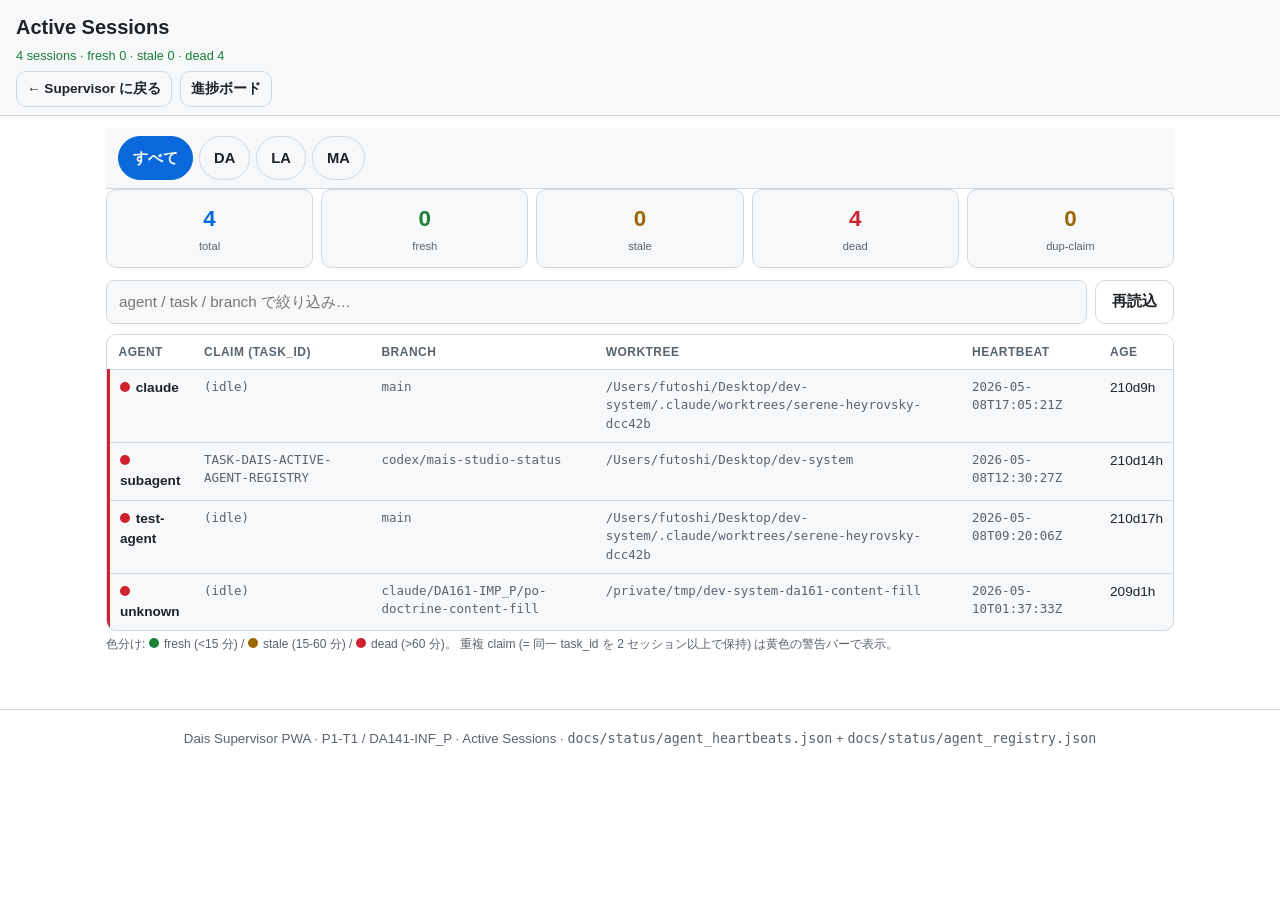
<file: active-sessions.html>
<!DOCTYPE html>
<html lang="ja">
<head>
  <meta charset="utf-8" />
  <meta name="viewport" content="width=device-width, initial-scale=1.0, viewport-fit=cover" />
  <meta name="theme-color" content="#0d1117" />
  <meta name="apple-mobile-web-app-capable" content="yes" />
  <meta name="apple-mobile-web-app-status-bar-style" content="black-translucent" />
  <meta name="apple-mobile-web-app-title" content="Dais Active Sessions" />
  <meta name="description" content="Dais Supervisor PWA — Active Sessions Panel (P1-T1 / DA141-INF_P): live agent claim / branch / worktree / heartbeat freshness for 16-32 agent scale." />
  <link rel="manifest" href="./manifest.json" />
  <link rel="apple-touch-icon" href="./icon-192.png" />
  <link rel="icon" type="image/png" sizes="192x192" href="./icon-192.png" />
  <link rel="icon" type="image/png" sizes="512x512" href="./icon-512.png" />
  <link rel="stylesheet" href="./style.css" />
  <title>Dais Active Sessions</title>
</head>
<body>
  <!--
    P1-T1 / DA141-INF_P / TASK-DAIS-PHASE1-T1-PWS-ACTIVE-SESSIONS
    Active Sessions Panel:
      - lists every agent currently doing work
      - claim / branch / worktree / heartbeat freshness color
      - duplicate-claim warning (= same task_id held by >=2 sessions)
      - mobile breakpoint @ 640px (table -> stacked card)
      - 16-32 session scale tested via fixtures + tests/test_p1_t1_pws_active_sessions.sh
    Data sources (read-only, static):
      - docs/status/agent_heartbeats.json
      - docs/status/agent_registry.json
    Pure additive: no edits to existing index.html / app.js / t_progress.html behavior.
  -->
  <header class="app-header">
    <h1>Active Sessions</h1>
    <div class="status-line" id="active-sessions-status">読み込み中…</div>
    <nav class="active-sessions-nav" aria-label="dashboard navigation">
      <a class="ghost-btn" href="./index.html">← Supervisor に戻る</a>
      <a class="ghost-btn" href="./t_progress.html">進捗ボード</a>
    </nav>
  </header>

  <main class="active-sessions-main">
    <!-- P1-T3 / DA150-INF_P / TASK-DAIS-PHASE1-T3-PWS-APP-FILTER:
         App prefix filter chips (DA / LA / MA + すべて). 状態は ?app= URL +
         localStorage に永続化。 docs/pwa/app-filter.js が render + persist。 -->
    <div class="app-filter" id="active-sessions-app-filter" role="tablist" aria-label="app filter"></div>

    <section class="active-sessions-summary" aria-label="サマリー">
      <div class="kpi"><div class="kpi-num" id="active-sessions-kpi-total">—</div><div class="kpi-label">total</div></div>
      <div class="kpi"><div class="kpi-num kpi-fresh" id="active-sessions-kpi-fresh">—</div><div class="kpi-label">fresh</div></div>
      <div class="kpi"><div class="kpi-num kpi-stale" id="active-sessions-kpi-stale">—</div><div class="kpi-label">stale</div></div>
      <div class="kpi"><div class="kpi-num kpi-dead" id="active-sessions-kpi-dead">—</div><div class="kpi-label">dead</div></div>
      <div class="kpi"><div class="kpi-num kpi-dup" id="active-sessions-kpi-dup">—</div><div class="kpi-label">dup-claim</div></div>
    </section>

    <section class="active-sessions-controls" aria-label="フィルタ">
      <input
        type="search"
        id="active-sessions-filter"
        placeholder="agent / task / branch で絞り込み…"
        aria-label="active session filter"
      />
      <button id="active-sessions-refresh" class="ghost-btn" type="button">再読込</button>
    </section>

    <!-- Duplicate claim warning bar (hidden when no duplicates) -->
    <div
      class="active-sessions-warn"
      id="active-sessions-dup-warning"
      role="status"
      aria-live="polite"
      hidden
    ></div>

    <!-- Table view (>=640px wide). On <640px, CSS collapses tbody rows to stacked cards. -->
    <div class="active-sessions-table-wrap">
      <table
        class="active-sessions-table"
        id="active-sessions-table"
        aria-label="Active Sessions"
      >
        <thead>
          <tr>
            <th scope="col">agent</th>
            <th scope="col">claim (task_id)</th>
            <th scope="col">branch</th>
            <th scope="col">worktree</th>
            <th scope="col">heartbeat</th>
            <th scope="col">age</th>
          </tr>
        </thead>
        <tbody id="active-sessions-tbody" data-row-role="agent-row">
          <tr><td colspan="6" class="active-sessions-empty">読み込み中…</td></tr>
        </tbody>
      </table>
    </div>

    <p class="hint">
      色分け: <span class="dot dot-fresh" aria-hidden="true"></span> fresh (&lt;15 分) /
      <span class="dot dot-stale" aria-hidden="true"></span> stale (15-60 分) /
      <span class="dot dot-dead" aria-hidden="true"></span> dead (&gt;60 分)。
      重複 claim (= 同一 task_id を 2 セッション以上で保持) は黄色の警告バーで表示。
    </p>
  </main>

  <footer class="app-footer">
    <small>
      Dais Supervisor PWA · P1-T1 / DA141-INF_P · Active Sessions ·
      <code>docs/status/agent_heartbeats.json</code> +
      <code>docs/status/agent_registry.json</code>
    </small>
  </footer>

  <script src="./app-filter.js" defer></script>
  <script src="./active-sessions.js" defer></script>
</body>
</html>
</file>
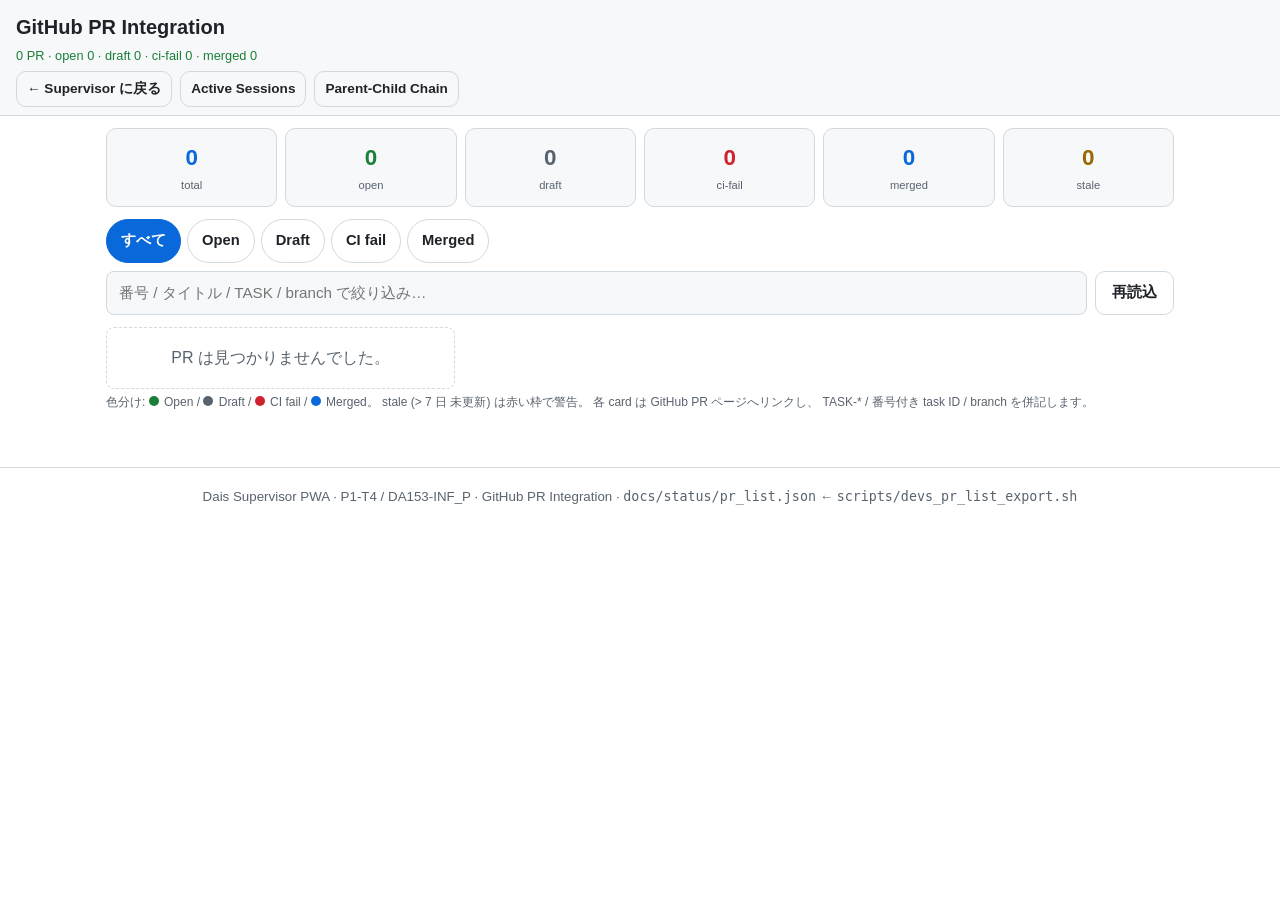
<file: pr-integration.html>
<!DOCTYPE html>
<html lang="ja">
<head>
  <meta charset="utf-8" />
  <meta name="viewport" content="width=device-width, initial-scale=1.0, viewport-fit=cover" />
  <meta name="theme-color" content="#0d1117" />
  <meta name="apple-mobile-web-app-capable" content="yes" />
  <meta name="apple-mobile-web-app-status-bar-style" content="black-translucent" />
  <meta name="apple-mobile-web-app-title" content="Dais PR Integration" />
  <meta name="description" content="Dais Supervisor PWA — GitHub PR integration view (P1-T4 / DA153-INF_P): live PR list grouped by status with TASK-* mapping, CI status, stale-PR warning." />
  <link rel="manifest" href="./manifest.json" />
  <link rel="apple-touch-icon" href="./icon-192.png" />
  <link rel="icon" type="image/png" sizes="192x192" href="./icon-192.png" />
  <link rel="icon" type="image/png" sizes="512x512" href="./icon-512.png" />
  <link rel="stylesheet" href="./style.css" />
  <title>Dais PR Integration</title>
</head>
<body>
  <!--
    P1-T4 / DA153-INF_P / TASK-DAIS-PHASE1-T4-PWS-PR-INTEGRATION
    GitHub PR integration view:
      - shows the live PR list grouped by status (Open / Draft / CI fail / Merged)
      - resolves each PR -> TASK-* mission ID (regex over title / body / head_ref)
      - CI status badge (SUCCESS / PENDING / FAILURE / unknown)
      - stale PR warning class once >7 days have passed since last update
      - mobile breakpoint @ 640px (cards stack with bigger tap targets)
    Data source (read-only, static, refreshed by scripts/devs_pr_list_export.sh):
      - docs/status/pr_list.json
    Pure additive: no edits to existing PWS pages besides the index.html nav link.
  -->
  <header class="app-header">
    <h1>GitHub PR Integration</h1>
    <div class="status-line" id="pr-status">読み込み中…</div>
    <nav class="active-sessions-nav" aria-label="dashboard navigation">
      <a class="ghost-btn" href="./index.html">← Supervisor に戻る</a>
      <a class="ghost-btn" href="./active-sessions.html">Active Sessions</a>
      <a class="ghost-btn" href="./parent-child-chain.html">Parent-Child Chain</a>
    </nav>
  </header>

  <main class="pr-integration-main">
    <section class="pr-summary" aria-label="PR サマリー">
      <div class="kpi"><div class="kpi-num" id="pr-kpi-total">—</div><div class="kpi-label">total</div></div>
      <div class="kpi"><div class="kpi-num pr-kpi-open" id="pr-kpi-open">—</div><div class="kpi-label">open</div></div>
      <div class="kpi"><div class="kpi-num pr-kpi-draft" id="pr-kpi-draft">—</div><div class="kpi-label">draft</div></div>
      <div class="kpi"><div class="kpi-num pr-kpi-ci-fail" id="pr-kpi-ci-fail">—</div><div class="kpi-label">ci-fail</div></div>
      <div class="kpi"><div class="kpi-num pr-kpi-merged" id="pr-kpi-merged">—</div><div class="kpi-label">merged</div></div>
      <div class="kpi"><div class="kpi-num pr-kpi-stale" id="pr-kpi-stale">—</div><div class="kpi-label">stale</div></div>
    </section>

    <section class="pr-controls" aria-label="フィルタ">
      <div class="pr-chip-bar" id="pr-chip-bar" role="tablist" aria-label="state filter">
        <button type="button" class="pr-chip active" data-pr-chip="ALL" role="tab" aria-selected="true">すべて</button>
        <button type="button" class="pr-chip" data-pr-chip="OPEN" role="tab" aria-selected="false">Open</button>
        <button type="button" class="pr-chip" data-pr-chip="DRAFT" role="tab" aria-selected="false">Draft</button>
        <button type="button" class="pr-chip" data-pr-chip="CI_FAIL" role="tab" aria-selected="false">CI fail</button>
        <button type="button" class="pr-chip" data-pr-chip="MERGED" role="tab" aria-selected="false">Merged</button>
      </div>
      <div class="pr-search-row">
        <input
          type="search"
          id="pr-filter"
          placeholder="番号 / タイトル / TASK / branch で絞り込み…"
          aria-label="PR filter"
        />
        <button id="pr-refresh" class="ghost-btn" type="button">再読込</button>
      </div>
    </section>

    <!-- stale warning bar (hidden when stale=0) -->
    <div
      class="pr-stale-warn"
      id="pr-stale-warn"
      role="status"
      aria-live="polite"
      hidden
    ></div>

    <!-- Card list — populated by pr-integration.js renderPRList(). -->
    <div class="pr-list" id="pr-list" aria-label="GitHub PR list" data-pr-card-anchor="true">
      <div class="pr-empty">読み込み中…</div>
    </div>

    <p class="hint">
      色分け: <span class="dot pr-dot-open" aria-hidden="true"></span> Open /
      <span class="dot pr-dot-draft" aria-hidden="true"></span> Draft /
      <span class="dot pr-dot-ci-fail" aria-hidden="true"></span> CI fail /
      <span class="dot pr-dot-merged" aria-hidden="true"></span> Merged。
      stale (&gt; 7 日 未更新) は赤い枠で警告。 各 card は GitHub PR ページへリンクし、
      TASK-* / 番号付き task ID / branch を併記します。
    </p>
  </main>

  <footer class="app-footer">
    <small>
      Dais Supervisor PWA · P1-T4 / DA153-INF_P · GitHub PR Integration ·
      <code>docs/status/pr_list.json</code> ←
      <code>scripts/devs_pr_list_export.sh</code>
    </small>
  </footer>

  <script src="./pr-integration.js" defer></script>
</body>
</html>
</file>
<file: style.css>
/* Dais Supervisor PWA — iPhone 縦表示最適化、 大きめ tap target、 dark/light 対応。
 * T117 / TASK-DAIS-PWA-IPHONE-AGENT-DASHBOARD */

:root {
  --bg: #0d1117;
  --bg-elev: #161b22;
  --fg: #e6edf3;
  --fg-muted: #8b949e;
  --border: #30363d;
  --accent: #2f81f7;
  --accent-hover: #1f6feb;
  --warn: #d29922;
  --danger: #f85149;
  --ok: #3fb950;
  --tap-min: 44px;
}

@media (prefers-color-scheme: light) {
  :root {
    --bg: #ffffff;
    --bg-elev: #f6f8fa;
    --fg: #1f2328;
    --fg-muted: #59636e;
    --border: #d1d9e0;
    --accent: #0969da;
    --accent-hover: #0550ae;
    --warn: #9a6700;
    --danger: #cf222e;
    --ok: #1a7f37;
  }
}

* {
  box-sizing: border-box;
  -webkit-tap-highlight-color: rgba(0, 0, 0, 0);
}

html, body {
  margin: 0;
  padding: 0;
  background: var(--bg);
  color: var(--fg);
  font-family: -apple-system, BlinkMacSystemFont, "Segoe UI", "Helvetica Neue",
    "Hiragino Kaku Gothic ProN", "Yu Gothic", "Meiryo", sans-serif;
  font-size: 16px;
  line-height: 1.5;
  -webkit-text-size-adjust: 100%;
}

body {
  min-height: 100vh;
  padding-bottom: env(safe-area-inset-bottom);
}

.app-header {
  padding: 12px 16px calc(8px + env(safe-area-inset-top));
  padding-top: calc(12px + env(safe-area-inset-top));
  background: var(--bg-elev);
  border-bottom: 1px solid var(--border);
  position: sticky;
  top: 0;
  z-index: 10;
}

.app-header h1 {
  margin: 0;
  font-size: 1.25rem;
  font-weight: 600;
}

.status-line {
  margin-top: 4px;
  font-size: 0.8rem;
  color: var(--fg-muted);
}

.status-line.warn { color: var(--warn); }
.status-line.error { color: var(--danger); }
.status-line.ok { color: var(--ok); }

.tab-nav {
  display: flex;
  gap: 0;
  background: var(--bg-elev);
  border-bottom: 1px solid var(--border);
  position: sticky;
  top: calc(56px + env(safe-area-inset-top));
  z-index: 9;
}

.tab-btn {
  flex: 1 1 50%;
  min-height: var(--tap-min);
  padding: 12px 8px;
  background: transparent;
  color: var(--fg-muted);
  border: 0;
  border-bottom: 2px solid transparent;
  font-size: 0.95rem;
  font-weight: 600;
  cursor: pointer;
  font-family: inherit;
}

.tab-btn:active {
  background: rgba(255, 255, 255, 0.04);
}

.tab-btn.active {
  color: var(--fg);
  border-bottom-color: var(--accent);
}

.tab-content {
  padding: 12px 16px 32px;
}

.tab-pane {
  display: none;
}

.tab-pane.active {
  display: block;
}

.section-title {
  margin: 16px 0 4px;
  font-size: 1.05rem;
  font-weight: 600;
  border-left: 3px solid var(--accent);
  padding-left: 8px;
}

.section-desc {
  margin: 0 0 12px;
  font-size: 0.85rem;
  color: var(--fg-muted);
}

.hint {
  font-size: 0.75rem;
  color: var(--fg-muted);
  margin: 4px 0 0;
}

.filter-bar {
  display: flex;
  gap: 8px;
  margin: 8px 0 12px;
}

.filter-bar input {
  flex: 1;
  min-height: var(--tap-min);
  padding: 8px 12px;
  background: var(--bg-elev);
  color: var(--fg);
  border: 1px solid var(--border);
  border-radius: 8px;
  font-size: 0.95rem;
  font-family: inherit;
}

.filter-bar input:focus {
  outline: 2px solid var(--accent);
  outline-offset: -1px;
}

.task-list,
.agent-list,
.outbox-list {
  list-style: none;
  margin: 0;
  padding: 0;
}

.task-list li,
.agent-list li,
.outbox-list li {
  background: var(--bg-elev);
  border: 1px solid var(--border);
  border-radius: 10px;
  padding: 12px;
  margin-bottom: 10px;
}

.task-list li.empty,
.agent-list li.empty,
.outbox-list li.empty {
  text-align: center;
  color: var(--fg-muted);
  font-size: 0.9rem;
  background: transparent;
  border-style: dashed;
}

.task-row-head {
  display: flex;
  justify-content: space-between;
  align-items: baseline;
  gap: 8px;
  margin-bottom: 6px;
}

.task-id {
  font-weight: 700;
  font-size: 0.95rem;
  color: var(--accent);
}

.task-target {
  font-size: 0.75rem;
  color: var(--fg-muted);
}

.task-goal {
  margin: 4px 0 8px;
  font-size: 0.85rem;
  white-space: pre-wrap;
  word-break: break-word;
}

.task-meta {
  font-size: 0.7rem;
  color: var(--fg-muted);
  margin-bottom: 8px;
}

.assign-buttons {
  display: flex;
  gap: 6px;
  flex-wrap: wrap;
}

.assign-btn {
  flex: 1 1 30%;
  min-height: var(--tap-min);
  padding: 8px 4px;
  background: var(--accent);
  color: #ffffff;
  border: 0;
  border-radius: 8px;
  font-size: 0.8rem;
  font-weight: 600;
  cursor: pointer;
  font-family: inherit;
}

.assign-btn:active {
  background: var(--accent-hover);
}

.agent-row-head {
  display: flex;
  justify-content: space-between;
  align-items: baseline;
  gap: 8px;
  margin-bottom: 4px;
}

.agent-name {
  font-weight: 700;
  font-size: 1rem;
}

.agent-hb {
  font-size: 0.7rem;
  color: var(--fg-muted);
}

.agent-task {
  font-size: 0.85rem;
  margin: 4px 0;
}

.agent-branch {
  font-family: ui-monospace, "SF Mono", Menlo, monospace;
  font-size: 0.75rem;
  color: var(--fg-muted);
  word-break: break-all;
}

.agent-cap {
  margin-top: 6px;
  font-size: 0.7rem;
  color: var(--fg-muted);
}

.outbox-row-head {
  display: flex;
  justify-content: space-between;
  align-items: baseline;
  gap: 8px;
  margin-bottom: 4px;
}

.urgency-badge {
  display: inline-block;
  padding: 2px 8px;
  border-radius: 999px;
  font-size: 0.7rem;
  font-weight: 700;
}

.urgency-urgent { background: var(--danger); color: #fff; }
.urgency-normal { background: var(--accent); color: #fff; }
.urgency-info { background: var(--fg-muted); color: #fff; }

.outbox-mid {
  font-size: 0.85rem;
  margin: 4px 0;
}

.outbox-meta {
  font-size: 0.7rem;
  color: var(--fg-muted);
}

.rule-grid {
  display: grid;
  gap: 8px;
}

.rule-row {
  display: flex;
  justify-content: space-between;
  align-items: center;
  background: var(--bg-elev);
  border: 1px solid var(--border);
  border-radius: 10px;
  padding: 12px;
  min-height: var(--tap-min);
  cursor: pointer;
}

.rule-label {
  flex: 1;
  font-size: 0.9rem;
}

.rule-row input[type="checkbox"] {
  width: 22px;
  height: 22px;
  cursor: pointer;
}

.primary-btn,
.ghost-btn {
  min-height: var(--tap-min);
  padding: 10px 16px;
  border-radius: 10px;
  font-size: 0.95rem;
  font-weight: 600;
  cursor: pointer;
  font-family: inherit;
  border: 1px solid transparent;
}

.primary-btn {
  background: var(--accent);
  color: #ffffff;
}

.primary-btn:active {
  background: var(--accent-hover);
}

.ghost-btn {
  background: transparent;
  color: var(--fg);
  border-color: var(--border);
}

.ghost-btn:active {
  background: var(--bg-elev);
}

.progress-summary {
  display: grid;
  grid-template-columns: repeat(3, 1fr);
  gap: 8px;
}

.kpi {
  background: var(--bg-elev);
  border: 1px solid var(--border);
  border-radius: 10px;
  padding: 12px 8px;
  text-align: center;
}

.kpi-num {
  font-size: 1.5rem;
  font-weight: 700;
  color: var(--accent);
}

.kpi-label {
  font-size: 0.7rem;
  color: var(--fg-muted);
  margin-top: 2px;
}

.app-footer {
  margin-top: 24px;
  padding: 16px;
  text-align: center;
  color: var(--fg-muted);
  border-top: 1px solid var(--border);
}

.modal-backdrop {
  position: fixed;
  inset: 0;
  background: rgba(0, 0, 0, 0.6);
  display: flex;
  align-items: flex-end;
  justify-content: center;
  z-index: 100;
  padding: 16px;
  padding-bottom: calc(16px + env(safe-area-inset-bottom));
}

.modal-backdrop[hidden] {
  display: none;
}

.modal {
  background: var(--bg-elev);
  border: 1px solid var(--border);
  border-radius: 12px;
  padding: 16px;
  max-width: 100%;
  width: 100%;
  max-height: 80vh;
  overflow-y: auto;
}

.modal h3 {
  margin: 0 0 8px;
  font-size: 1.1rem;
}

.modal-desc {
  margin: 0 0 12px;
  font-size: 0.85rem;
  color: var(--fg-muted);
}

.payload-pre {
  background: var(--bg);
  border: 1px solid var(--border);
  border-radius: 8px;
  padding: 12px;
  font-family: ui-monospace, "SF Mono", Menlo, monospace;
  font-size: 0.75rem;
  white-space: pre-wrap;
  word-break: break-word;
  max-height: 40vh;
  overflow-y: auto;
}

.modal-actions {
  display: flex;
  gap: 8px;
  margin-top: 12px;
}

.modal-actions .primary-btn,
.modal-actions .ghost-btn {
  flex: 1;
}

@media (min-width: 600px) {
  .tab-content {
    max-width: 720px;
    margin: 0 auto;
  }
}

/* T117 iframe view (= 運用中の進捗ボードを「進捗」 タブで そのまま表示) */
#progress-iframe {
  width: 100%;
  height: calc(100vh - 220px);
  min-height: 480px;
  border: 1px solid var(--border, #cbd5e0);
  border-radius: 6px;
  background: #ffffff;
  margin: 8px 0 12px;
}
.extras { margin-top: 16px; }
.extras > summary {
  cursor: pointer;
  padding: 8px 12px;
  background: var(--card-bg, #f7f8f9);
  border-radius: 6px;
  font-weight: 600;
  font-size: 14px;
}
.extras > summary:hover { background: var(--card-hover, #edf2f7); }

/* T117 fix: 全 agent 状態 strip (常時表示、 active/idle/offline 視認性) */
.agent-strip {
  display: flex;
  gap: 8px;
  overflow-x: auto;
  padding: 8px 12px;
  background: var(--card-bg, #f7f8f9);
  border-bottom: 1px solid var(--border, #cbd5e0);
  -webkit-overflow-scrolling: touch;
}
.agent-strip-loading,
.agent-strip-empty,
.agent-strip-error { font-size: 13px; color: #4a5568; padding: 4px 0; }
.agent-strip-error { color: #c53030; }
.agent-card {
  flex: 0 0 auto;
  min-width: 140px;
  max-width: 200px;
  padding: 8px 10px;
  border-radius: 8px;
  border: 1px solid var(--border, #cbd5e0);
  background: #ffffff;
  font-size: 12px;
  line-height: 1.4;
}
.agent-card.st-active { border-left: 4px solid #38a169; }
.agent-card.st-idle { border-left: 4px solid #d69e2e; }
.agent-card.st-offline { border-left: 4px solid #a0aec0; opacity: 0.7; }
.agent-card.st-unknown { border-left: 4px solid #718096; }
.agent-card-head {
  display: flex; justify-content: space-between; align-items: baseline;
  margin-bottom: 4px;
}
.agent-card-name { font-weight: 600; font-size: 13px; }
.agent-card-status {
  font-size: 10px;
  padding: 1px 6px;
  border-radius: 10px;
  background: #edf2f7;
  text-transform: uppercase;
}
.st-active .agent-card-status { background: #c6f6d5; color: #22543d; }
.st-idle .agent-card-status { background: #faf089; color: #744210; }
.st-offline .agent-card-status { background: #e2e8f0; color: #4a5568; }
.agent-card-task {
  font-family: "SF Mono", Menlo, monospace;
  font-size: 10px;
  color: #2d3748;
  white-space: nowrap;
  overflow: hidden;
  text-overflow: ellipsis;
}
.agent-card-meta { color: #718096; font-size: 10px; margin-top: 2px; }
@media (prefers-color-scheme: dark) {
  .agent-card { background: #1a202c; border-color: #2d3748; }
  .agent-card-name { color: #f7fafc; }
}

/* T115 / TASK-DEVSYS-SUPERVISOR-DASHBOARD-LEGACY-VIEW
 * App 単位 view (= 進捗 タブ details.extras 内、 Phase 進捗 / retrofit / violation count)。
 */
.app-view-list { list-style: none; padding: 0; margin: 0; }
.app-view-card {
  border: 1px solid var(--border, #cbd5e0);
  border-radius: 6px;
  padding: 8px 12px;
  margin: 8px 0;
  background: #ffffff;
}
.app-view-name { font-weight: 600; font-size: 14px; }
.app-view-row {
  display: flex; gap: 8px; flex-wrap: wrap;
  font-size: 11px; margin-top: 4px;
}
.app-view-badge {
  padding: 2px 6px; border-radius: 10px; background: #edf2f7;
}
.app-view-badge.done { background: #c6f6d5; color: #22543d; }
.app-view-badge.local_done { background: #bee3f8; color: #2a4365; }
.app-view-badge.in_progress { background: #faf089; color: #744210; }
.app-view-badge.queued { background: #e2e8f0; color: #4a5568; }
.app-view-badge.blocked { background: #fed7d7; color: #742a2a; }
@media (prefers-color-scheme: dark) {
  .app-view-card { background: #1a202c; border-color: #2d3748; }
  .app-view-name { color: #f7fafc; }
}

/* T128 拡張 / TASK-DAIS-PWA-ONE-SITE-ASSIGN row click 拡張
 * 進捗 タブ の clickable task row (= シングルボード UX)。 cursor pointer + tap hint。
 */
.task-clickable {
  cursor: pointer;
  position: relative;
  transition: background 0.12s ease, border-color 0.12s ease;
}
.task-clickable:hover,
.task-clickable:focus {
  border-color: var(--accent);
  outline: none;
}
.task-clickable:focus-visible {
  outline: 2px solid var(--accent);
  outline-offset: 1px;
}
.task-clickable:active {
  background: rgba(47, 129, 247, 0.08);
}
.task-clickable::after {
  content: '›';
  position: absolute;
  right: 12px;
  top: 12px;
  color: var(--fg-muted);
  font-size: 1.2rem;
  font-weight: 700;
}

/* T139 / TASK-DEVSYS-MISSION-GRAPH-SSOT-AND-VERDICT-PROPAGATE
 * Mission Graph view (= 親子 / 並列 / verdict propagation 視覚化)。
 * - 縦並び card = depends_on / parent_of で連結された task chain
 * - 横並び chip = parallel_with sibling
 * - 赤枠 .graph-blocked = critical_input_from を持つ task (= BLOCK 状態)
 */
.mission-graph-list { list-style: none; padding: 0; margin: 0; }
.mission-graph-card {
  border: 1px solid var(--border, #cbd5e0);
  border-left: 3px solid #4a5568;
  border-radius: 6px;
  padding: 8px 12px;
  margin: 8px 0;
  background: #ffffff;
  position: relative;
}
.mission-graph-card.graph-blocked {
  border: 2px solid #e53e3e;
  border-left: 4px solid #c53030;
  background: #fff5f5;
}
.mission-graph-head {
  display: flex; gap: 8px; align-items: center; flex-wrap: wrap;
  font-size: 12px; font-weight: 600;
}
.mission-graph-tid {
  color: #2b6cb0;
  font-family: var(--mono, monospace);
}
.mission-graph-status {
  padding: 1px 6px; border-radius: 8px;
  font-size: 10px; background: #edf2f7; color: #4a5568;
}
.mission-graph-status.status-done,
.mission-graph-status.status-completed,
.mission-graph-status.status-pushed,
.mission-graph-status.status-deployed,
.mission-graph-status.status-applied { background: #c6f6d5; color: #22543d; }
.mission-graph-status.status-local_done { background: #bee3f8; color: #2a4365; }
.mission-graph-status.status-in_progress { background: #faf089; color: #744210; }
.mission-graph-status.status-queued { background: #e2e8f0; color: #4a5568; }
.mission-graph-status.status-blocked { background: #fed7d7; color: #742a2a; }
.mission-graph-app {
  font-size: 11px; font-weight: 500;
  color: #718096;
}
.mission-graph-mid {
  font-size: 11px;
  color: #4a5568;
  margin: 4px 0 6px 0;
  font-family: var(--mono, monospace);
  word-break: break-all;
}
.mission-graph-edges {
  display: flex; flex-direction: column; gap: 4px;
  font-size: 11px;
  margin-top: 4px;
}
.edge-row {
  padding: 3px 6px;
  background: #f7fafc;
  border-radius: 4px;
  word-break: break-word;
}
.edge-depends { background: #ebf8ff; color: #2c5282; }
.edge-parent-of { background: #e6fffa; color: #234e52; }
.edge-parallel {
  background: #faf5ff; color: #553c9a;
  display: flex; gap: 4px; flex-wrap: wrap; align-items: center;
}
.edge-parallel .edge-label { font-weight: 600; }
.edge-parallel .sibling-chip {
  padding: 1px 6px; border-radius: 8px;
  background: #d6bcfa; color: #44337a;
  font-family: var(--mono, monospace);
  font-size: 10px;
}
.edge-verdict { background: #fffaf0; color: #744210; }
.edge-critical {
  background: #fed7d7; color: #742a2a;
  font-weight: 600;
}
.edge-clarification { background: #fefcbf; color: #744210; }
@media (prefers-color-scheme: dark) {
  .mission-graph-card { background: #1a202c; border-color: #2d3748; }
  .mission-graph-card.graph-blocked { background: #2a1818; border-color: #e53e3e; }
  .mission-graph-app { color: #a0aec0; }
  .mission-graph-mid { color: #cbd5e0; }
  .edge-row { background: #2d3748; color: #e2e8f0; }
  .edge-depends { background: #2c5282; color: #ebf8ff; }
  .edge-parent-of { background: #234e52; color: #e6fffa; }
  .edge-parallel { background: #44337a; color: #faf5ff; }
  .edge-parallel .sibling-chip { background: #553c9a; color: #faf5ff; }
  .edge-verdict { background: #744210; color: #fffaf0; }
  .edge-critical { background: #742a2a; color: #fed7d7; }
  .edge-clarification { background: #744210; color: #fefcbf; }
}

/* T172 / TASK-DAIS-ASSIGN-SETTINGS-IMPL (T149 SPEC §3 / §4 / §9 / §12) */
.assign-settings-bar {
  display: flex;
  align-items: center;
  gap: 12px;
  flex-wrap: wrap;
  padding: 8px 12px;
  background: var(--bg-elev);
  border: 1px solid var(--border);
  border-radius: 8px;
  margin: 6px 0 0 0;
  font-size: 0.95rem;
}
.assign-settings-toggle-wrap,
.assign-settings-priority-wrap {
  display: inline-flex;
  align-items: center;
  gap: 6px;
}
.assign-settings-toggle-wrap input[type="checkbox"] {
  width: 22px; height: 22px;
}
.assign-settings-priority-wrap select {
  min-height: var(--tap-min);
  padding: 4px 8px;
  border-radius: 6px;
  border: 1px solid var(--border);
  background: var(--bg);
  color: var(--fg);
}
.assign-settings-label { color: var(--fg-muted); }
.assign-unassigned-badge {
  margin-left: auto;
  padding: 4px 10px;
  border-radius: 999px;
  font-weight: 600;
  font-size: 0.85rem;
  border: 1px solid var(--border);
}
.assign-unassigned-badge.badge-yellow { background: var(--warn); color: #1f1300; }
.assign-unassigned-badge.badge-red { background: var(--danger); color: #fff; }
.assign-settings-detail {
  margin: 12px 0;
  padding: 8px 10px;
  background: var(--bg-elev);
  border: 1px solid var(--border);
  border-radius: 8px;
}
.assign-settings-detail summary {
  cursor: pointer;
  padding: 6px 0;
  font-weight: 600;
}
.assign-settings-grid {
  display: grid;
  grid-template-columns: 1fr;
  gap: 12px;
  margin-top: 8px;
}
@media (min-width: 600px) {
  .assign-settings-grid { grid-template-columns: 1fr 1fr; }
}
.assign-settings-section h3 {
  margin: 4px 0;
  font-size: 1rem;
  color: var(--fg-muted);
}
.assign-settings-section label {
  display: flex;
  flex-direction: column;
  gap: 4px;
  margin: 6px 0;
}
.assign-settings-section select,
.assign-settings-section input[type="text"] {
  min-height: var(--tap-min);
  padding: 4px 8px;
  border-radius: 6px;
  border: 1px solid var(--border);
  background: var(--bg);
  color: var(--fg);
}
.assign-task-override-form {
  display: grid;
  grid-template-columns: 1fr;
  gap: 8px;
}
.assign-task-override-form button {
  min-height: var(--tap-min);
  align-self: end;
}
.assign-task-override-list {
  list-style: none;
  margin: 8px 0 0 0;
  padding: 0;
  display: grid;
  gap: 6px;
}
.assign-task-override-item {
  display: flex;
  align-items: center;
  justify-content: space-between;
  gap: 8px;
  padding: 6px 8px;
  border: 1px solid var(--border);
  border-radius: 6px;
  background: var(--bg);
}
.assign-task-override-item button {
  min-height: 32px;
}
@media (min-width: 760px) {
  .assign-task-override-form {
    grid-template-columns: 1fr 1fr auto;
  }
}
/* §8 クロスレビュー UI 強制 非表示 (= cross_review_locked) */
#assign-settings-review-selector,
[data-cross-review-locked="true"] {
  display: none !important;
  visibility: hidden;
}

/* ─────────────────────────────────────────────────────────────────────────
 * P1-T1 / DA141-INF_P / TASK-DAIS-PHASE1-T1-PWS-ACTIVE-SESSIONS
 * Active Sessions Panel (= docs/pwa/active-sessions.html + active-sessions.js)
 *
 * Goals:
 *   - 16-32 agent rows fit without UI breakage
 *   - heartbeat freshness: green (.hb-fresh) / yellow (.hb-stale) / red (.hb-dead)
 *   - duplicate-claim warning bar (.active-sessions-warn)
 *   - mobile breakpoint @ 640px → table collapses to stacked cards
 * ───────────────────────────────────────────────────────────────────────── */

.active-sessions-nav-link {
  display: flex;
  justify-content: flex-end;
  padding: 6px 16px 0;
}
.active-sessions-nav-link .ghost-btn {
  text-decoration: none;
  display: inline-flex;
  align-items: center;
  font-size: 0.85rem;
  padding: 6px 12px;
  min-height: 36px;
}

.active-sessions-nav {
  display: flex;
  gap: 8px;
  margin-top: 6px;
  flex-wrap: wrap;
}
.active-sessions-nav .ghost-btn {
  text-decoration: none;
  display: inline-flex;
  align-items: center;
  font-size: 0.85rem;
  padding: 6px 10px;
  min-height: 36px;
}

.active-sessions-main {
  padding: 12px 16px 32px;
  max-width: 1100px;
  margin: 0 auto;
}

.active-sessions-summary {
  display: grid;
  grid-template-columns: repeat(5, 1fr);
  gap: 8px;
  margin-bottom: 12px;
}
.active-sessions-summary .kpi-num {
  color: var(--accent);
  font-size: 1.4rem;
}
.active-sessions-summary .kpi-num.kpi-fresh { color: var(--ok); }
.active-sessions-summary .kpi-num.kpi-stale { color: var(--warn); }
.active-sessions-summary .kpi-num.kpi-dead  { color: var(--danger); }
.active-sessions-summary .kpi-num.kpi-dup   { color: var(--warn); }

.active-sessions-controls {
  display: flex;
  gap: 8px;
  margin: 0 0 10px;
}
.active-sessions-controls input[type="search"] {
  flex: 1;
  min-height: var(--tap-min);
  padding: 8px 12px;
  background: var(--bg-elev);
  color: var(--fg);
  border: 1px solid var(--border);
  border-radius: 8px;
  font-size: 0.95rem;
  font-family: inherit;
}
.active-sessions-controls input[type="search"]:focus {
  outline: 2px solid var(--accent);
  outline-offset: -1px;
}

.active-sessions-warn {
  background: rgba(210, 153, 34, 0.18);
  border: 1px solid var(--warn);
  color: var(--fg);
  padding: 8px 12px;
  border-radius: 8px;
  font-size: 0.85rem;
  margin: 0 0 10px;
}
.active-sessions-warn[hidden] { display: none; }

.active-sessions-table-wrap {
  border: 1px solid var(--border);
  border-radius: 10px;
  overflow: hidden;
  background: var(--bg-elev);
}

.active-sessions-table {
  width: 100%;
  border-collapse: collapse;
  font-size: 0.85rem;
}
.active-sessions-table thead th {
  text-align: left;
  background: var(--bg);
  color: var(--fg-muted);
  font-weight: 600;
  font-size: 0.75rem;
  text-transform: uppercase;
  letter-spacing: 0.04em;
  padding: 8px 10px;
  border-bottom: 1px solid var(--border);
  position: sticky;
  top: 0;
  z-index: 1;
}
.active-sessions-table tbody td {
  padding: 8px 10px;
  border-bottom: 1px solid var(--border);
  vertical-align: top;
  word-break: break-word;
}
.active-sessions-table tbody tr:last-child td { border-bottom: 0; }
.active-sessions-table tbody tr.active-session-row { transition: background 0.12s ease; }
.active-sessions-table tbody tr.active-session-row:hover {
  background: rgba(47, 129, 247, 0.06);
}

.active-sessions-table .cell-agent { font-weight: 700; }
.active-sessions-table .cell-task,
.active-sessions-table .cell-branch,
.active-sessions-table .cell-worktree,
.active-sessions-table .cell-hb {
  font-family: ui-monospace, "SF Mono", Menlo, monospace;
  font-size: 0.78rem;
  color: var(--fg-muted);
}
.active-sessions-table .cell-age {
  font-variant-numeric: tabular-nums;
  white-space: nowrap;
}
.active-sessions-empty {
  text-align: center;
  color: var(--fg-muted);
  padding: 16px;
  font-size: 0.9rem;
}

/* Heartbeat freshness color classes — matched 1:1 to active-sessions.js. */
.dot {
  display: inline-block;
  width: 10px;
  height: 10px;
  border-radius: 50%;
  vertical-align: baseline;
  margin-right: 2px;
}
.dot-fresh { background: var(--ok); }
.dot-stale { background: var(--warn); }
.dot-dead  { background: var(--danger); }
.dot-unknown { background: var(--fg-muted); }

.active-session-row.hb-fresh { border-left: 3px solid var(--ok); }
.active-session-row.hb-stale { border-left: 3px solid var(--warn); }
.active-session-row.hb-dead  { border-left: 3px solid var(--danger); }
.active-session-row.hb-unknown { border-left: 3px solid var(--fg-muted); }

.active-session-row.row-dup {
  background: rgba(210, 153, 34, 0.10);
}
.active-session-row.row-dup .cell-task::after {
  content: ' ⚠ dup';
  color: var(--warn);
  font-weight: 700;
}

/* Mobile breakpoint: collapse the table to stacked cards (one row per card). */
@media (max-width: 640px) {
  .active-sessions-summary {
    grid-template-columns: repeat(3, 1fr);
  }
  .active-sessions-table thead { display: none; }
  .active-sessions-table,
  .active-sessions-table tbody,
  .active-sessions-table tr,
  .active-sessions-table td {
    display: block;
    width: 100%;
  }
  .active-sessions-table tbody tr {
    border-bottom: 1px solid var(--border);
    padding: 8px 12px;
  }
  .active-sessions-table tbody td {
    padding: 4px 0;
    border: 0;
  }
  .active-sessions-table tbody td::before {
    content: attr(data-label) ': ';
    font-size: 0.7rem;
    color: var(--fg-muted);
    text-transform: uppercase;
    letter-spacing: 0.04em;
    margin-right: 6px;
  }
}

/* ────────────────────────────────────────────────────────────────────────────
 * P1-T3 / DA150-INF_P / TASK-DAIS-PHASE1-T3-PWS-APP-FILTER
 * App prefix filter chip strip (shared across active-sessions / parent-child /
 * index pages). Vanilla CSS, framework-free, mobile-first.
 *
 *   .app-filter             - flex container, wraps to multi-row at <=640px
 *   .app-filter-chip        - single chip button (DA / LA / MA / すべて)
 *   .app-filter-chip.active - currently selected chip (= active app prefix)
 *
 * Reuses the existing ghost-btn min tap size + accent color tokens.
 * ──────────────────────────────────────────────────────────────────────────── */

.app-filter {
  display: flex;
  flex-wrap: wrap;
  gap: 6px;
  padding: 8px 12px;
  align-items: center;
  background: var(--bg-elev);
  border-bottom: 1px solid var(--border);
}

.app-filter-chip {
  min-height: var(--tap-min);
  padding: 6px 14px;
  border-radius: 999px;
  border: 1px solid var(--border);
  background: transparent;
  color: var(--fg);
  font-family: inherit;
  font-size: 0.92rem;
  font-weight: 600;
  cursor: pointer;
  line-height: 1;
}

.app-filter-chip:focus-visible {
  outline: 2px solid var(--accent);
  outline-offset: 2px;
}

.app-filter-chip.active {
  background: var(--accent);
  color: #ffffff;
  border-color: var(--accent);
}

.app-filter-chip:active {
  background: var(--bg-elev);
}

/* Mobile breakpoint: chips wrap onto 2 rows and shrink slightly so the row
 * remains thumb-friendly even on a narrow iPhone screen. */
@media (max-width: 640px) {
  .app-filter {
    padding: 6px 10px;
    gap: 4px;
  }
  .app-filter-chip {
    padding: 6px 10px;
    font-size: 0.85rem;
    flex: 0 1 auto;
  }
}

/* ─────────────────────────────────────────────────────────────────────────
 * P1-T4 / DA153-INF_P / TASK-DAIS-PHASE1-T4-PWS-PR-INTEGRATION
 * GitHub PR integration view (= docs/pwa/pr-integration.html + .js).
 *
 * Goals:
 *   - card grid; PR sorted by priority (CI fail first, then open by stale)
 *   - state color: .pr-state-open / .pr-state-draft / .pr-state-ci-fail /
 *                   .pr-state-merged / .pr-state-closed
 *   - stale-PR warning class (.pr-stale-warning) once >7 days idle
 *   - mobile breakpoint @ 640px → cards stack with bigger tap targets
 * ───────────────────────────────────────────────────────────────────────── */

.pr-integration-main {
  padding: 12px 16px 32px;
  max-width: 1100px;
  margin: 0 auto;
}

.pr-summary {
  display: grid;
  grid-template-columns: repeat(6, 1fr);
  gap: 8px;
  margin-bottom: 12px;
}
.pr-summary .kpi-num {
  color: var(--accent);
  font-size: 1.4rem;
}
.pr-summary .kpi-num.pr-kpi-open    { color: var(--ok); }
.pr-summary .kpi-num.pr-kpi-draft   { color: var(--fg-muted); }
.pr-summary .kpi-num.pr-kpi-ci-fail { color: var(--danger); }
.pr-summary .kpi-num.pr-kpi-merged  { color: var(--accent); }
.pr-summary .kpi-num.pr-kpi-stale   { color: var(--warn); }

.pr-controls {
  display: flex;
  flex-direction: column;
  gap: 8px;
  margin: 0 0 12px;
}

.pr-chip-bar {
  display: flex;
  flex-wrap: wrap;
  gap: 6px;
}

.pr-chip {
  min-height: var(--tap-min);
  padding: 6px 14px;
  border-radius: 999px;
  border: 1px solid var(--border);
  background: transparent;
  color: var(--fg);
  font-family: inherit;
  font-size: 0.92rem;
  font-weight: 600;
  cursor: pointer;
  line-height: 1;
}
.pr-chip:focus-visible {
  outline: 2px solid var(--accent);
  outline-offset: 2px;
}
.pr-chip.active {
  background: var(--accent);
  color: #ffffff;
  border-color: var(--accent);
}

.pr-search-row {
  display: flex;
  gap: 8px;
}
.pr-search-row input[type="search"] {
  flex: 1;
  min-height: var(--tap-min);
  padding: 8px 12px;
  background: var(--bg-elev);
  color: var(--fg);
  border: 1px solid var(--border);
  border-radius: 8px;
  font-size: 0.95rem;
  font-family: inherit;
}
.pr-search-row input[type="search"]:focus {
  outline: 2px solid var(--accent);
  outline-offset: -1px;
}

.pr-stale-warn {
  background: rgba(210, 153, 34, 0.18);
  border: 1px solid var(--warn);
  border-radius: 8px;
  padding: 8px 12px;
  margin-bottom: 10px;
  color: var(--warn);
  font-weight: 600;
}

/* ── PR cards ─────────────────────────────────────────────────────────────── */

.pr-list {
  display: grid;
  grid-template-columns: repeat(auto-fill, minmax(320px, 1fr));
  gap: 10px;
}

.pr-empty {
  padding: 18px;
  color: var(--fg-muted);
  text-align: center;
  border: 1px dashed var(--border);
  border-radius: 8px;
}

.pr-card {
  background: var(--bg-elev);
  border: 1px solid var(--border);
  border-left: 4px solid var(--border);
  border-radius: 10px;
  padding: 10px 12px;
  display: flex;
  flex-direction: column;
  gap: 6px;
}

.pr-card-header {
  display: flex;
  flex-wrap: wrap;
  align-items: center;
  gap: 6px;
}

.pr-link {
  font-weight: 700;
  text-decoration: none;
  color: var(--accent);
}

.pr-link:hover { text-decoration: underline; }

.pr-state-label {
  font-size: 0.72rem;
  font-weight: 700;
  letter-spacing: 0.04em;
  padding: 2px 8px;
  border-radius: 999px;
  background: var(--bg);
  border: 1px solid var(--border);
  color: var(--fg-muted);
  text-transform: uppercase;
}

.pr-card.pr-state-open    { border-left-color: var(--ok); }
.pr-card.pr-state-draft   { border-left-color: var(--fg-muted); }
.pr-card.pr-state-ci-fail { border-left-color: var(--danger); }
.pr-card.pr-state-merged  { border-left-color: var(--accent); opacity: 0.85; }
.pr-card.pr-state-closed  { border-left-color: var(--fg-muted); opacity: 0.6; }

.pr-card.pr-state-open    .pr-state-label { color: var(--ok); border-color: var(--ok); }
.pr-card.pr-state-draft   .pr-state-label { color: var(--fg-muted); }
.pr-card.pr-state-ci-fail .pr-state-label { color: var(--danger); border-color: var(--danger); }
.pr-card.pr-state-merged  .pr-state-label { color: var(--accent); border-color: var(--accent); }

.pr-stale-warning {
  border-color: var(--warn);
  box-shadow: 0 0 0 2px rgba(210, 153, 34, 0.18);
}
.pr-stale-warning .pr-stale-note {
  background: var(--warn);
  color: #1a1308;
  font-weight: 700;
  padding: 1px 6px;
  border-radius: 6px;
  font-size: 0.72rem;
}

.pr-draft-badge {
  font-size: 0.7rem;
  background: var(--bg);
  border: 1px solid var(--fg-muted);
  color: var(--fg-muted);
  padding: 1px 6px;
  border-radius: 6px;
  font-weight: 700;
  letter-spacing: 0.04em;
}

.ci-badge {
  font-size: 0.72rem;
  font-weight: 700;
  padding: 2px 8px;
  border-radius: 999px;
  border: 1px solid var(--border);
  color: var(--fg-muted);
  text-transform: uppercase;
}
.ci-badge.ci-badge-success { color: var(--ok); border-color: var(--ok); }
.ci-badge.ci-badge-pending { color: var(--warn); border-color: var(--warn); }
.ci-badge.ci-badge-failure { color: var(--danger); border-color: var(--danger); }
.ci-badge.ci-badge-unknown { color: var(--fg-muted); }

.pr-title {
  font-weight: 600;
  font-size: 0.98rem;
  line-height: 1.35;
  word-break: break-word;
}

.pr-meta {
  display: flex;
  flex-wrap: wrap;
  gap: 6px 8px;
  font-size: 0.78rem;
  color: var(--fg-muted);
}

.pr-task-id {
  font-family: ui-monospace, SFMono-Regular, "SF Mono", Menlo, Consolas, monospace;
  background: var(--bg);
  border: 1px solid var(--border);
  border-radius: 6px;
  padding: 1px 6px;
  color: var(--fg);
  font-weight: 600;
}
.pr-task-id-missing { color: var(--fg-muted); border-style: dashed; }

.pr-mission-id {
  text-decoration: none;
  color: var(--accent);
  font-family: ui-monospace, SFMono-Regular, "SF Mono", Menlo, Consolas, monospace;
}
.pr-mission-id:hover { text-decoration: underline; }

.pr-head-ref {
  font-family: ui-monospace, SFMono-Regular, "SF Mono", Menlo, Consolas, monospace;
  color: var(--fg-muted);
  word-break: break-all;
}

/* dot legend used in the page footer hint line. */
.pr-dot-open    { background: var(--ok); }
.pr-dot-draft   { background: var(--fg-muted); }
.pr-dot-ci-fail { background: var(--danger); }
.pr-dot-merged  { background: var(--accent); }

/* Mobile breakpoint: stack cards in a single column with bigger tap targets. */
@media (max-width: 640px) {
  .pr-summary {
    grid-template-columns: repeat(3, 1fr);
  }
  .pr-list {
    grid-template-columns: 1fr;
  }
  .pr-chip {
    padding: 6px 10px;
    font-size: 0.85rem;
  }
  .pr-card {
    padding: 12px;
  }
}

/* ─────────────────────────────────────────────────────────────────────
 * P1-T2 / DA149-INF_P parent-child chain visualization
 *
 * DA159-FIX_P hot-fix: docs/pwa/parent-child-chain.js references 28
 * .pcc-* classes but the original DA149 merge to main did not ship the
 * accompanying CSS rules, so the page rendered as unstyled DOM. This
 * block restores the visual contract documented in
 * docs/phase1_parent_child_chain.md (status color tiers / tree indent /
 * cycle warning / BLOCKED-cause display / mobile breakpoint).
 * ───────────────────────────────────────────────────────────────────── */

.pcc-main {
  display: grid;
  gap: var(--gap-md, 16px);
  padding: var(--gap-md, 16px);
  max-width: 1280px;
  margin: 0 auto;
}

.pcc-app-filter,
.pcc-filter,
.pcc-refresh {
  display: flex;
  flex-wrap: wrap;
  gap: 8px;
  align-items: center;
  padding: 8px 12px;
  background: var(--bg-soft, #f6f7f9);
  border-radius: 8px;
}

.pcc-tree-root {
  list-style: none;
  margin: 0;
  padding: 0;
  display: grid;
  gap: 8px;
}

.pcc-children {
  list-style: none;
  margin: 0 0 0 24px;
  padding: 4px 0 4px 12px;
  border-left: 2px solid var(--border, #d8dcdf);
  display: grid;
  gap: 6px;
}

.pcc-node {
  display: grid;
  gap: 6px;
}

.pcc-row {
  display: flex;
  flex-wrap: wrap;
  align-items: baseline;
  gap: 8px;
  padding: 6px 10px;
  border: 1px solid var(--border, #d8dcdf);
  border-radius: 6px;
  background: var(--bg-card, #ffffff);
}

.pcc-id {
  font-family: ui-monospace, SFMono-Regular, "SF Mono", Menlo, Consolas, monospace;
  font-weight: 600;
  color: var(--accent, #2962ff);
}

.pcc-mission {
  font-family: ui-monospace, SFMono-Regular, "SF Mono", Menlo, Consolas, monospace;
  font-size: 0.85rem;
  color: var(--fg-muted, #6c757d);
}

.pcc-title {
  flex: 1 1 auto;
  min-width: 0;
  word-break: break-word;
  color: var(--fg, #111);
}

.pcc-status,
.pcc-status-badge {
  display: inline-block;
  padding: 2px 8px;
  font-size: 0.75rem;
  font-weight: 600;
  letter-spacing: 0.02em;
  text-transform: uppercase;
  border-radius: 999px;
  background: var(--bg-soft, #f0f1f3);
  color: var(--fg, #111);
  border: 1px solid var(--border, #d8dcdf);
}

/* Status color tiers — reused by the .status-* classes from P1-T1. */
.pcc-status-badge.status-queued      { background: #eef2f7; color: #34495e; border-color: #c8d4e2; }
.pcc-status-badge.status-in-progress,
.pcc-status-badge.status-in_progress { background: #e7f3ff; color: #0a4f9b; border-color: #9ec5ef; }
.pcc-status-badge.status-local-done,
.pcc-status-badge.status-local_done,
.pcc-status-badge.status-pending-confirmation,
.pcc-status-badge.status-pending_confirmation { background: #fff7d6; color: #7a5b00; border-color: #ecd58c; }
.pcc-status-badge.status-done,
.pcc-status-badge.status-completed,
.pcc-status-badge.status-deployed    { background: #e0f5e9; color: #1f6e3a; border-color: #95d5af; }
.pcc-status-badge.status-blocked,
.pcc-status-badge.pcc-blocked        { background: #fde7e7; color: #a41420; border-color: #f1a4a8; }

.pcc-deps {
  margin-top: 4px;
  display: flex;
  flex-wrap: wrap;
  gap: 6px 10px;
  color: var(--fg-muted, #6c757d);
  font-size: 0.85rem;
}

.pcc-dep {
  font-family: ui-monospace, SFMono-Regular, "SF Mono", Menlo, Consolas, monospace;
  padding: 1px 6px;
  background: var(--bg-soft, #f0f1f3);
  border-radius: 4px;
}

.pcc-dep.pcc-unmet {
  color: #a41420;
  background: #fde7e7;
}

.pcc-block-reason {
  margin: 4px 0 0;
  padding: 6px 10px;
  border-left: 3px solid #f1a4a8;
  background: #fdf3f3;
  color: #a41420;
  font-size: 0.85rem;
  border-radius: 0 6px 6px 0;
}

.pcc-cycle-warning {
  padding: 8px 12px;
  border-left: 4px solid #f0c14b;
  background: #fff7d6;
  color: #7a5b00;
  font-weight: 600;
  border-radius: 0 8px 8px 0;
}

.pcc-cycle-marker,
.pcc-row.pcc-in-cycle {
  outline: 2px dashed #f0c14b;
  outline-offset: 2px;
}

.pcc-cycle-marker::before {
  content: "⚠ ";
  color: #c98a00;
}

.pcc-empty {
  padding: 24px;
  text-align: center;
  color: var(--fg-muted, #6c757d);
  background: var(--bg-soft, #f6f7f9);
  border-radius: 8px;
}

/* Per-status KPI chips at the top of the page (counts only). */
.pcc-kpi-total,
.pcc-kpi-queued,
.pcc-kpi-in-progress,
.pcc-kpi-blocked,
.pcc-kpi-cycles {
  display: inline-flex;
  align-items: baseline;
  gap: 4px;
  padding: 4px 10px;
  border-radius: 6px;
  background: var(--bg-soft, #f0f1f3);
  font-size: 0.85rem;
}

.pcc-kpi-blocked  { background: #fde7e7; color: #a41420; }
.pcc-kpi-cycles   { background: #fff7d6; color: #7a5b00; }
.pcc-kpi-in-progress { background: #e7f3ff; color: #0a4f9b; }

/* Mobile @ 640px: stack tree as indented cards with tap-friendly sizing. */
@media (max-width: 640px) {
  .pcc-main {
    padding: 12px;
    gap: 12px;
  }
  .pcc-children {
    margin-left: 12px;
    padding-left: 8px;
  }
  .pcc-row {
    padding: 8px 10px;
  }
  .pcc-mission {
    font-size: 0.78rem;
  }
  .pcc-app-filter,
  .pcc-filter,
  .pcc-refresh {
    padding: 6px 8px;
    font-size: 0.85rem;
  }
}
</file>
